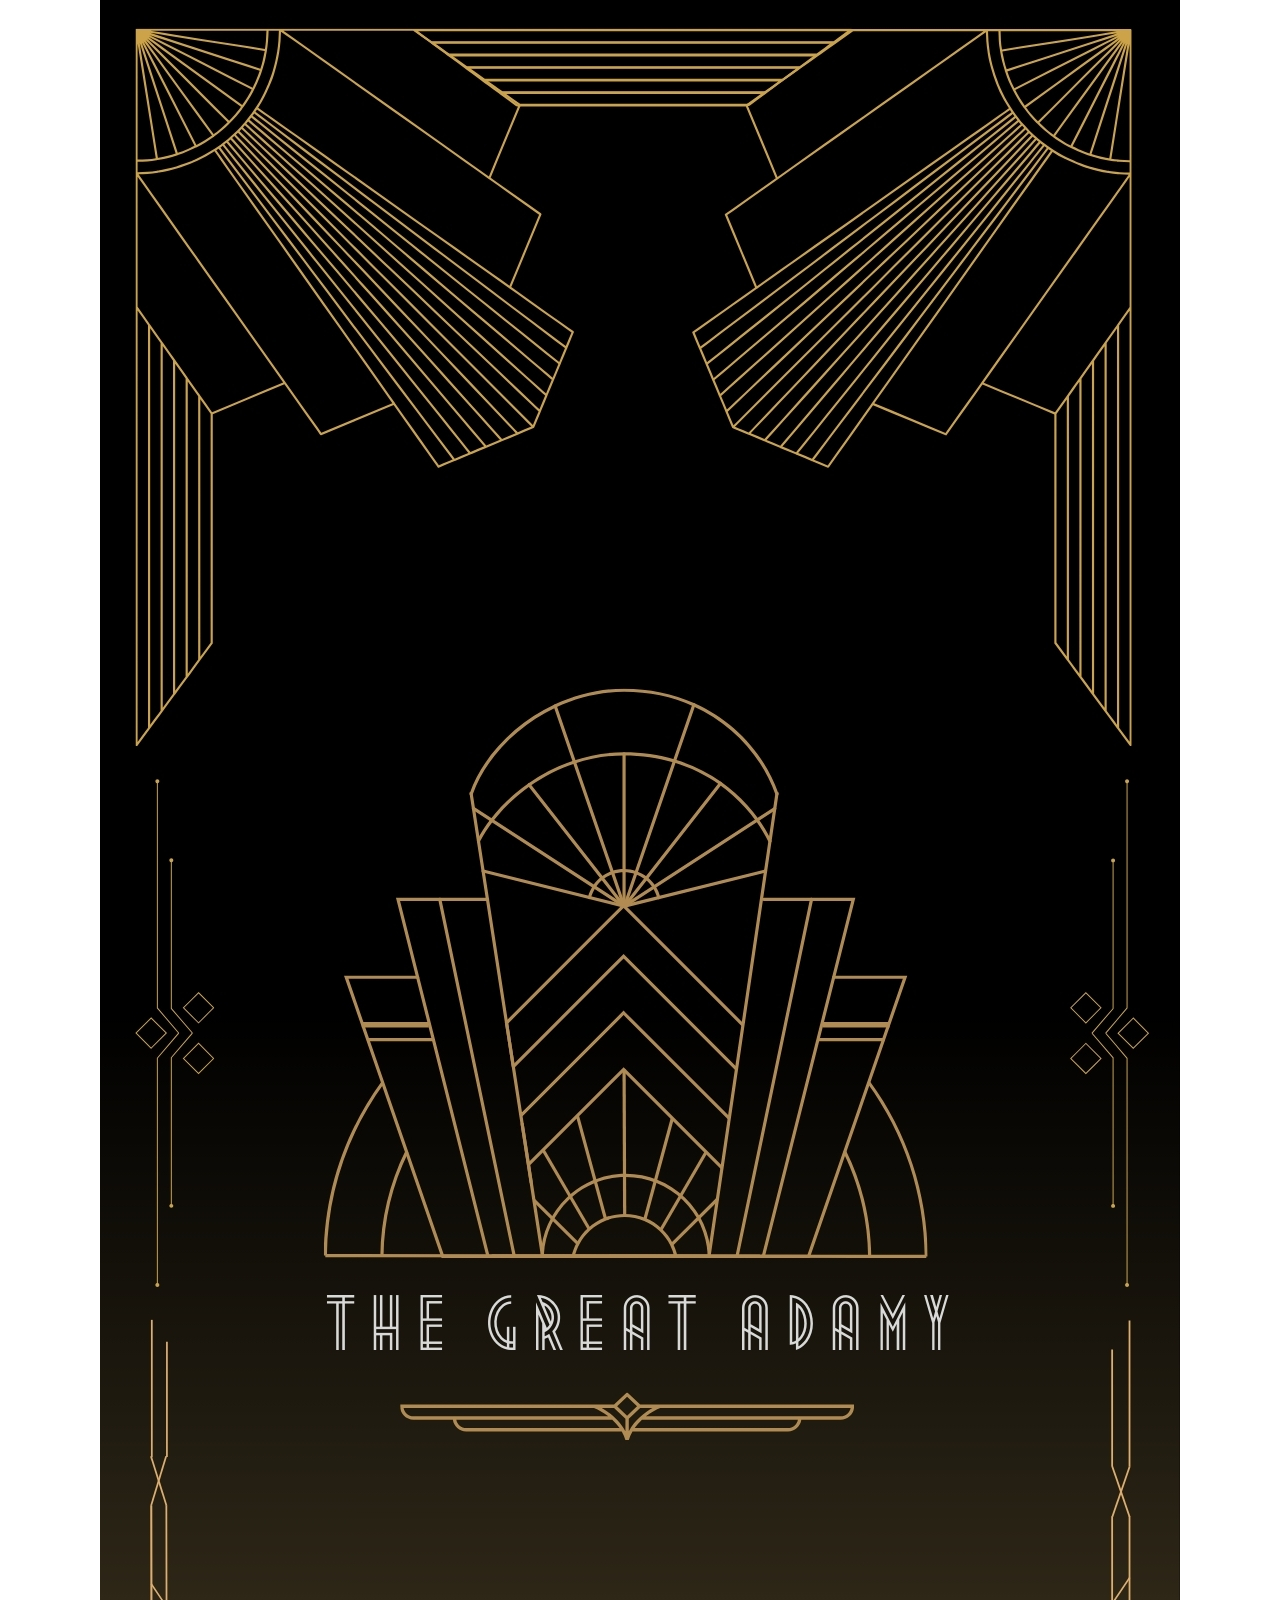
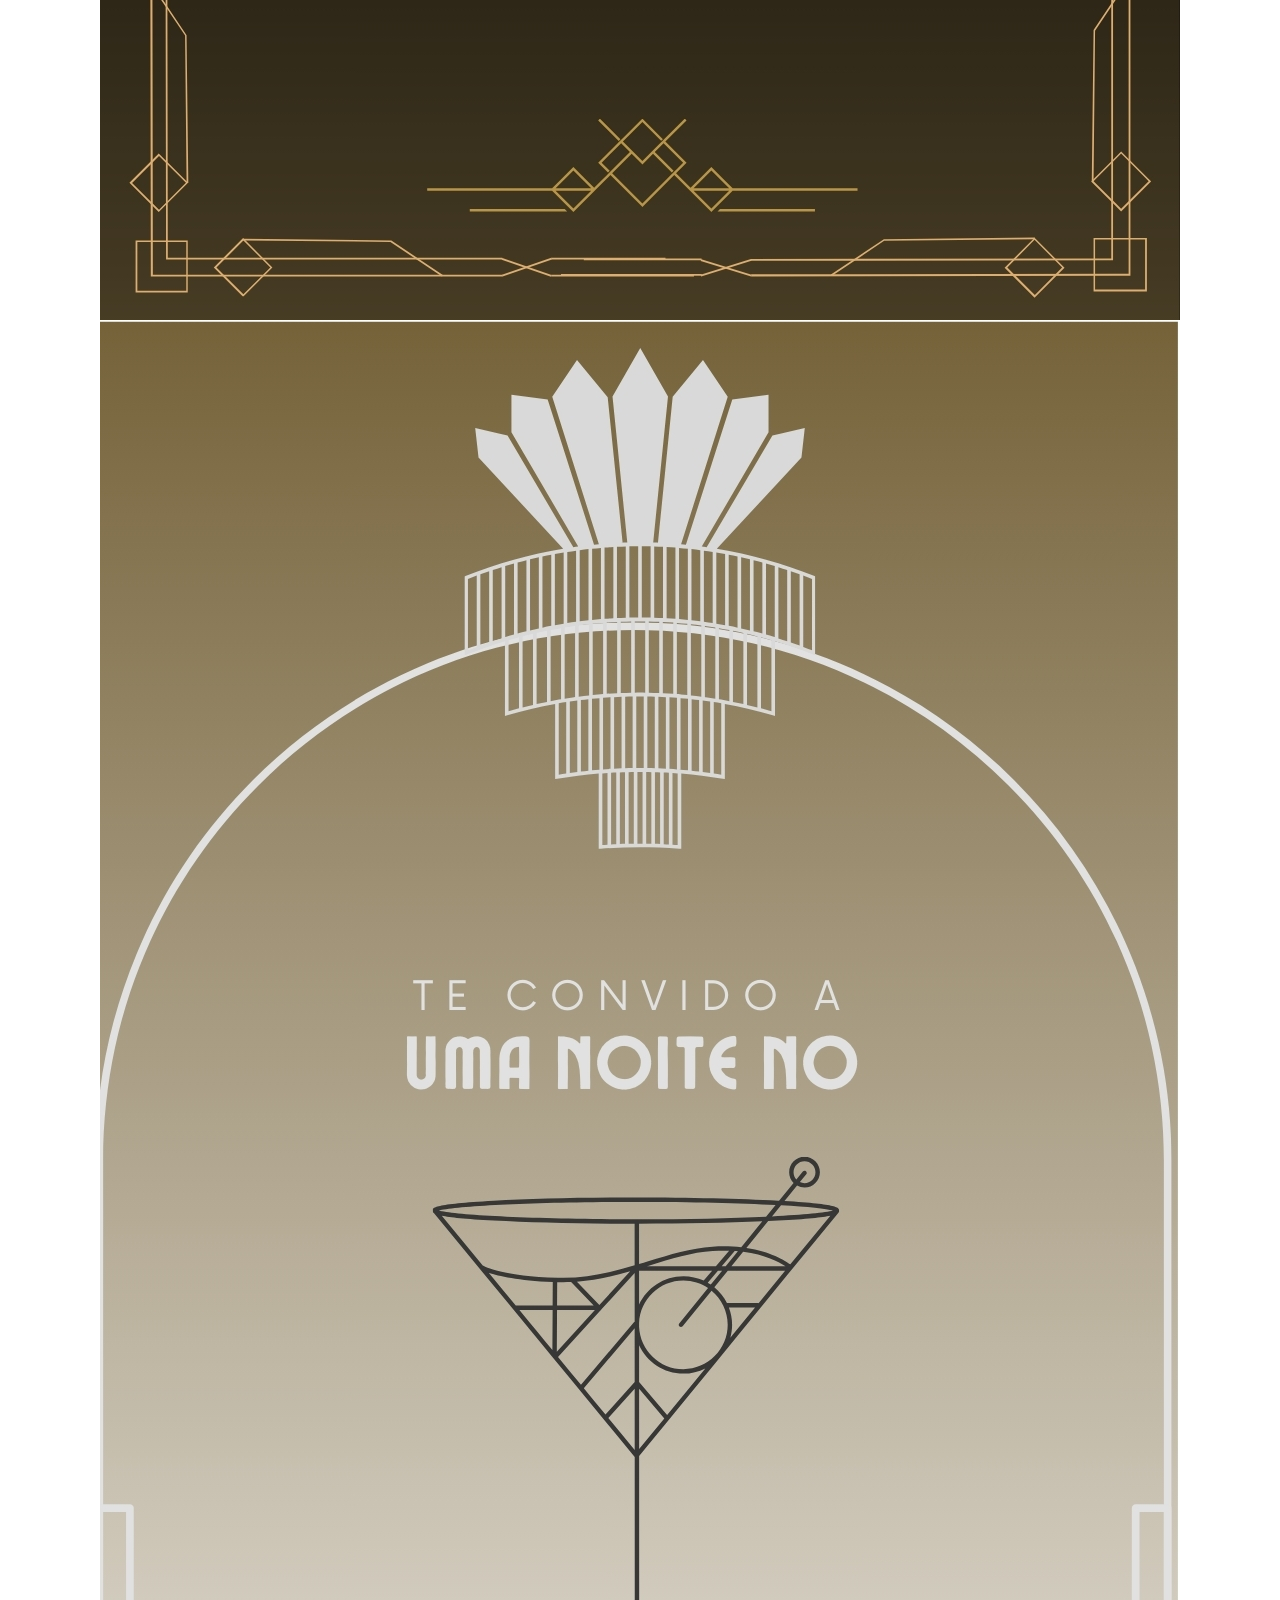
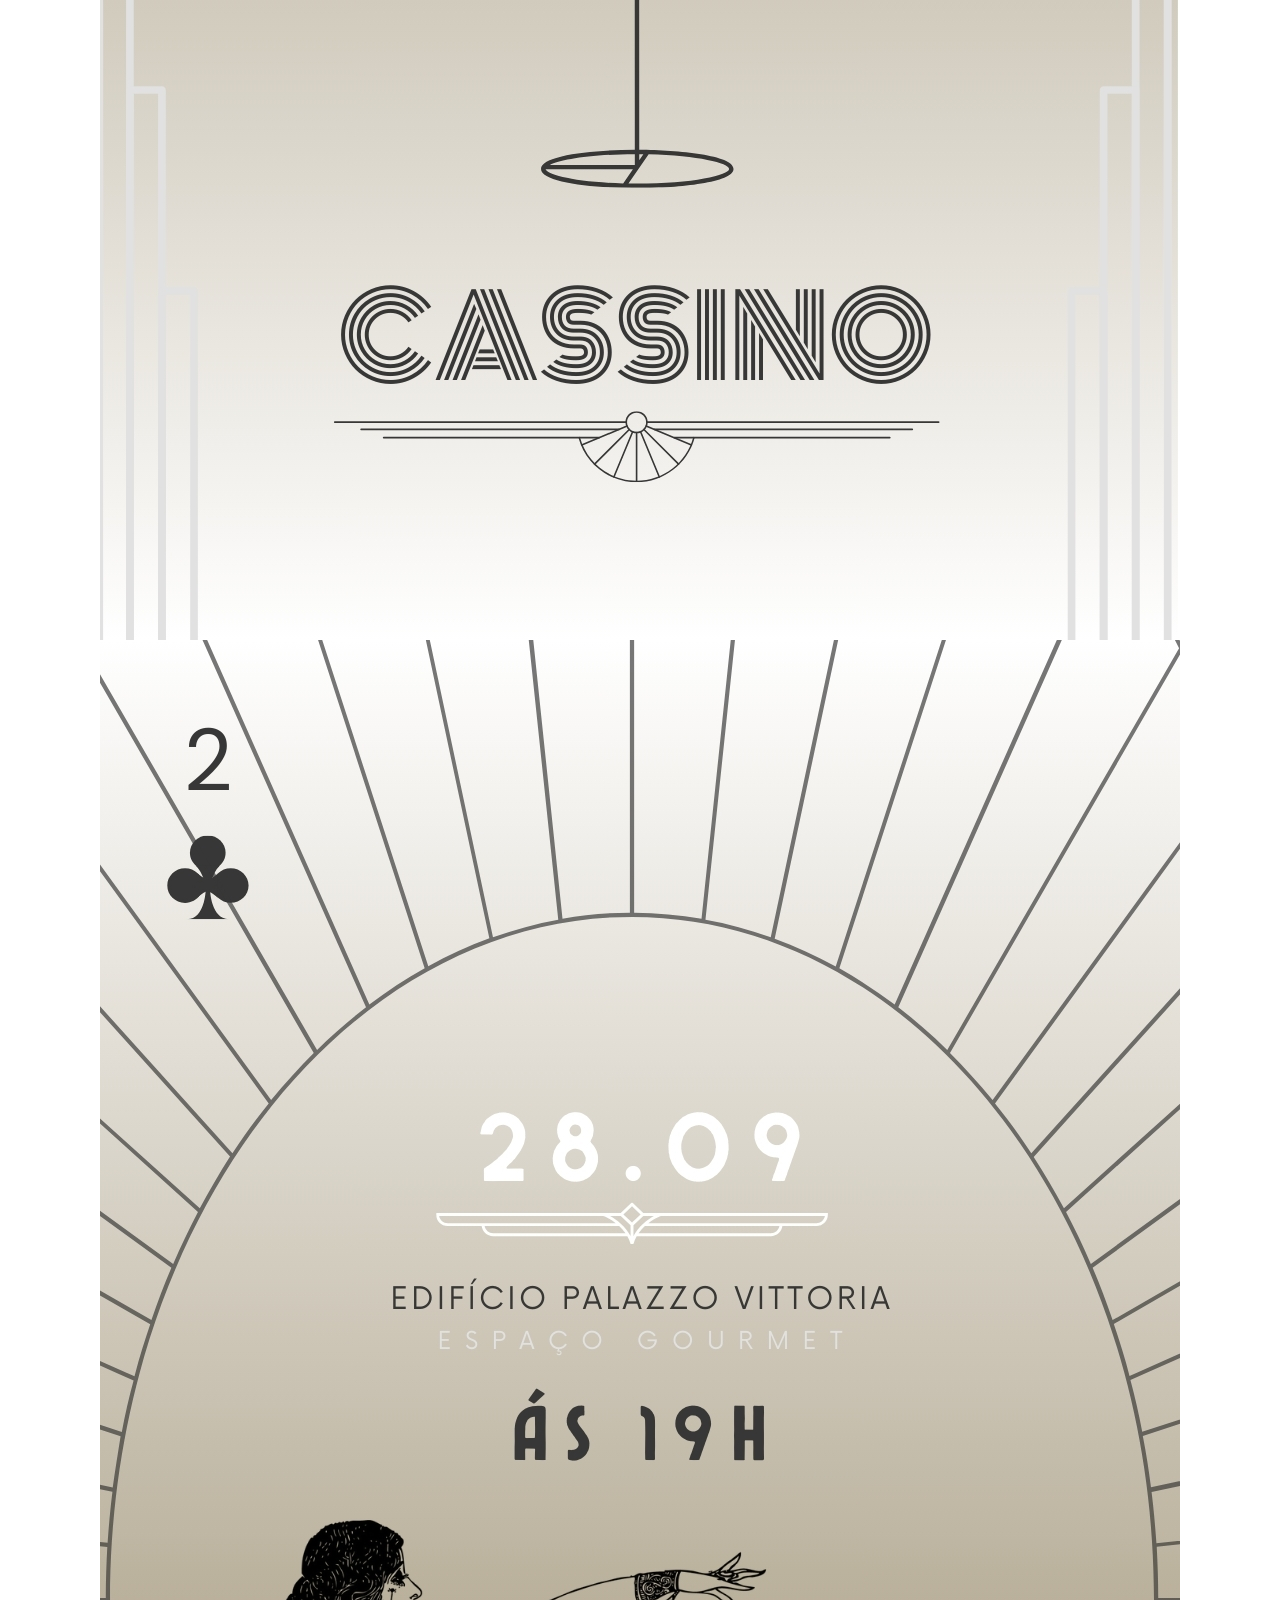
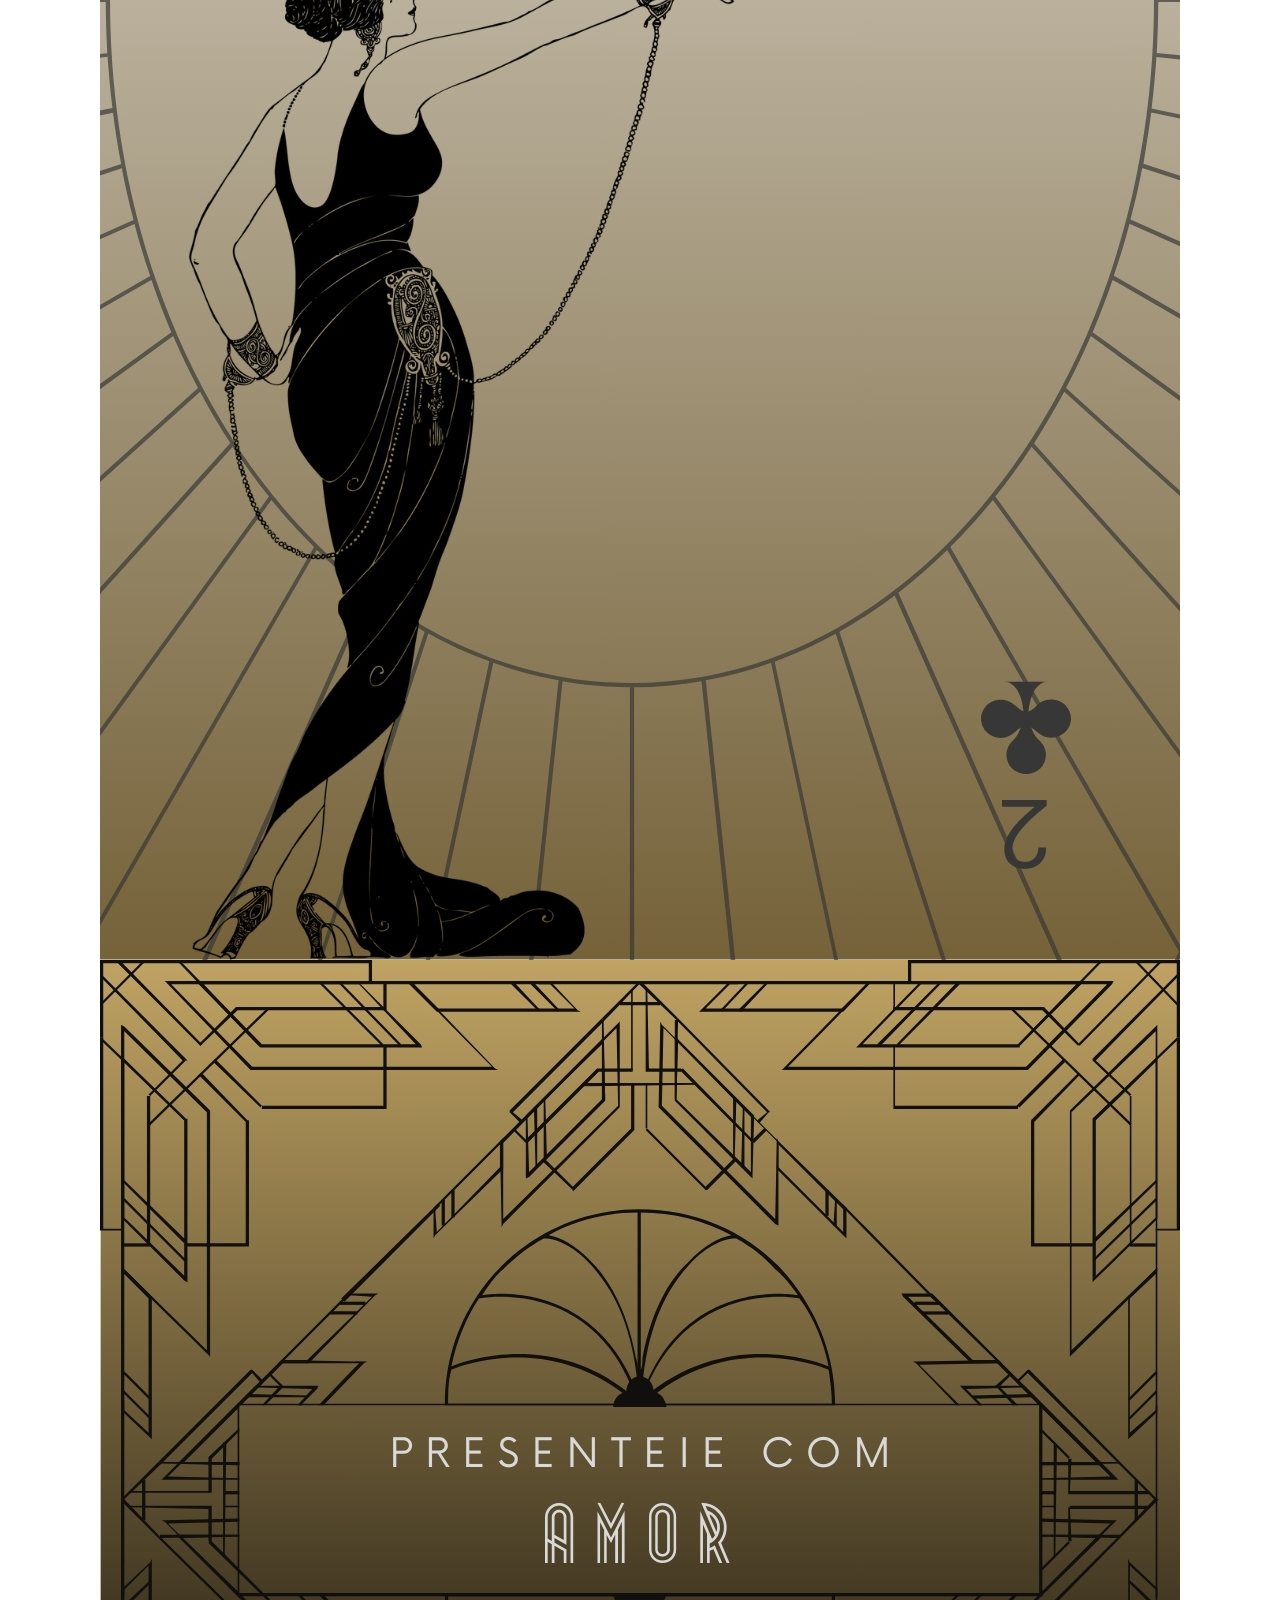
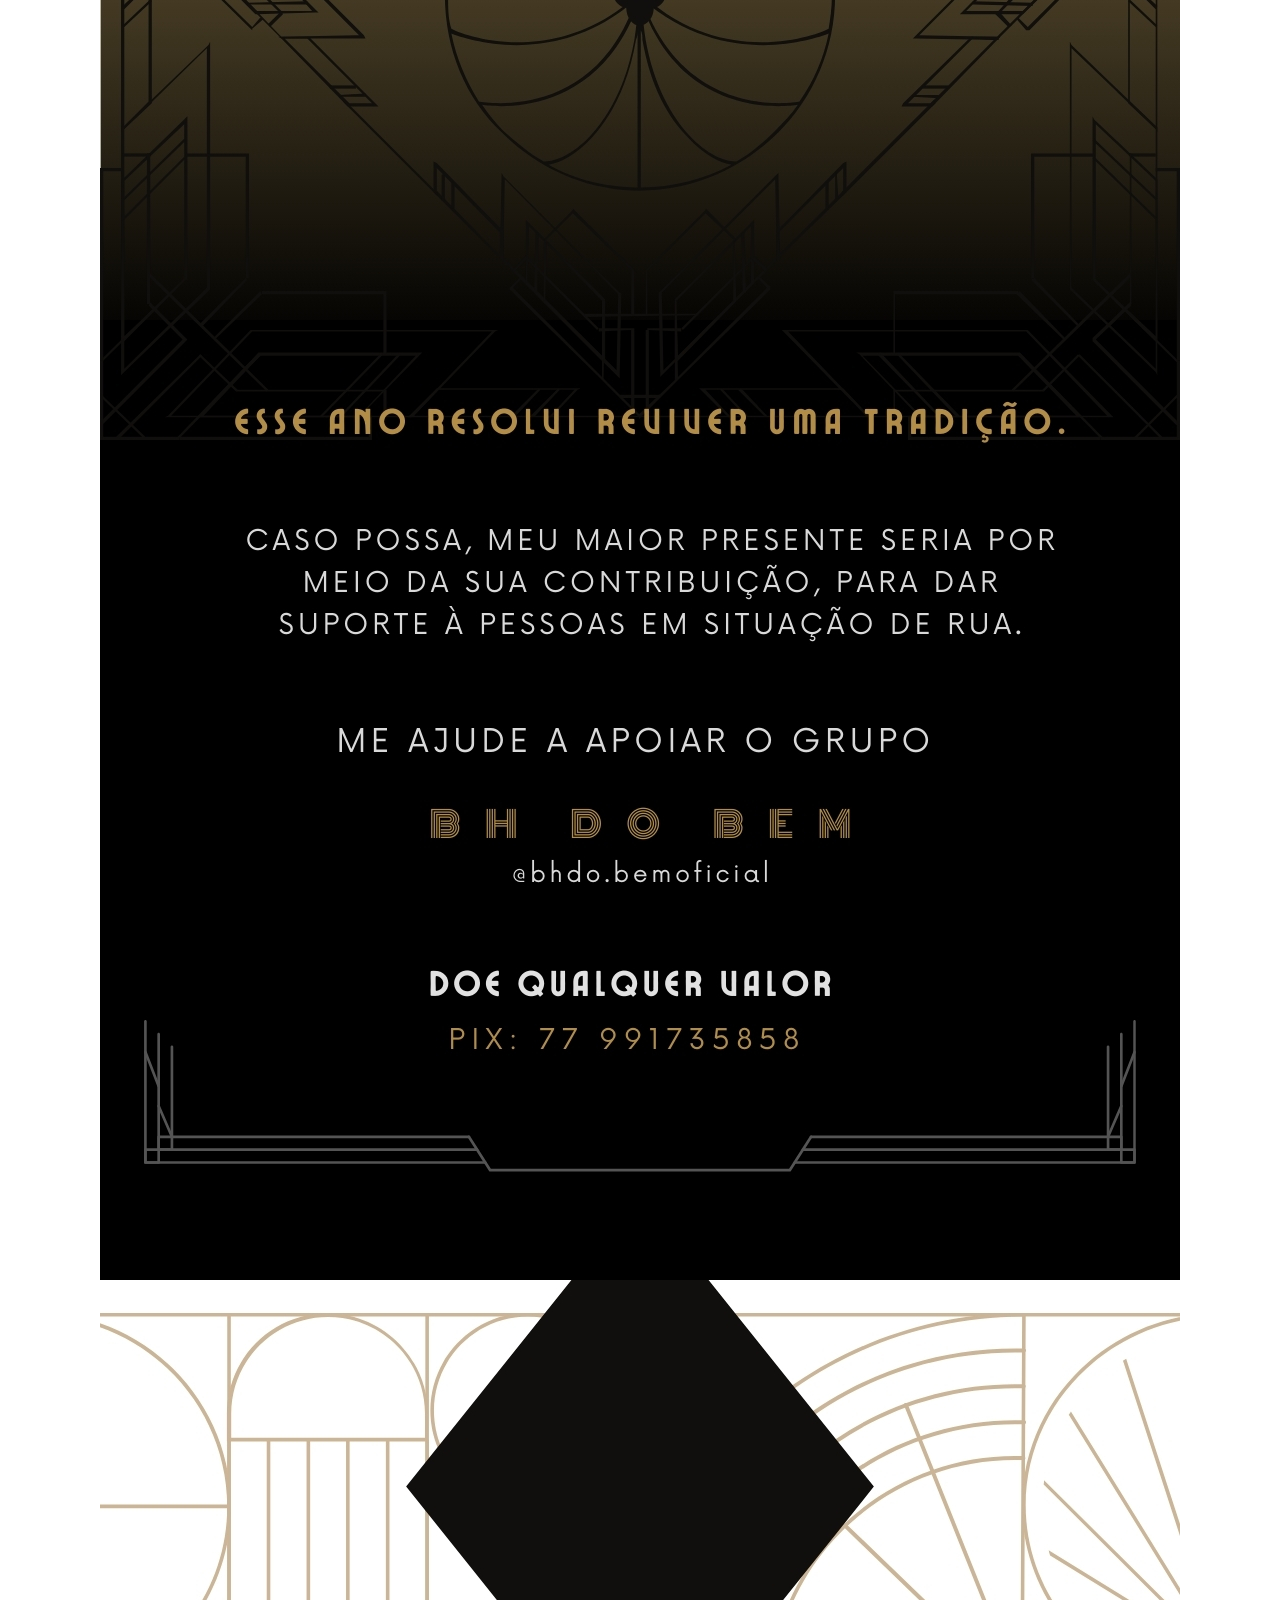
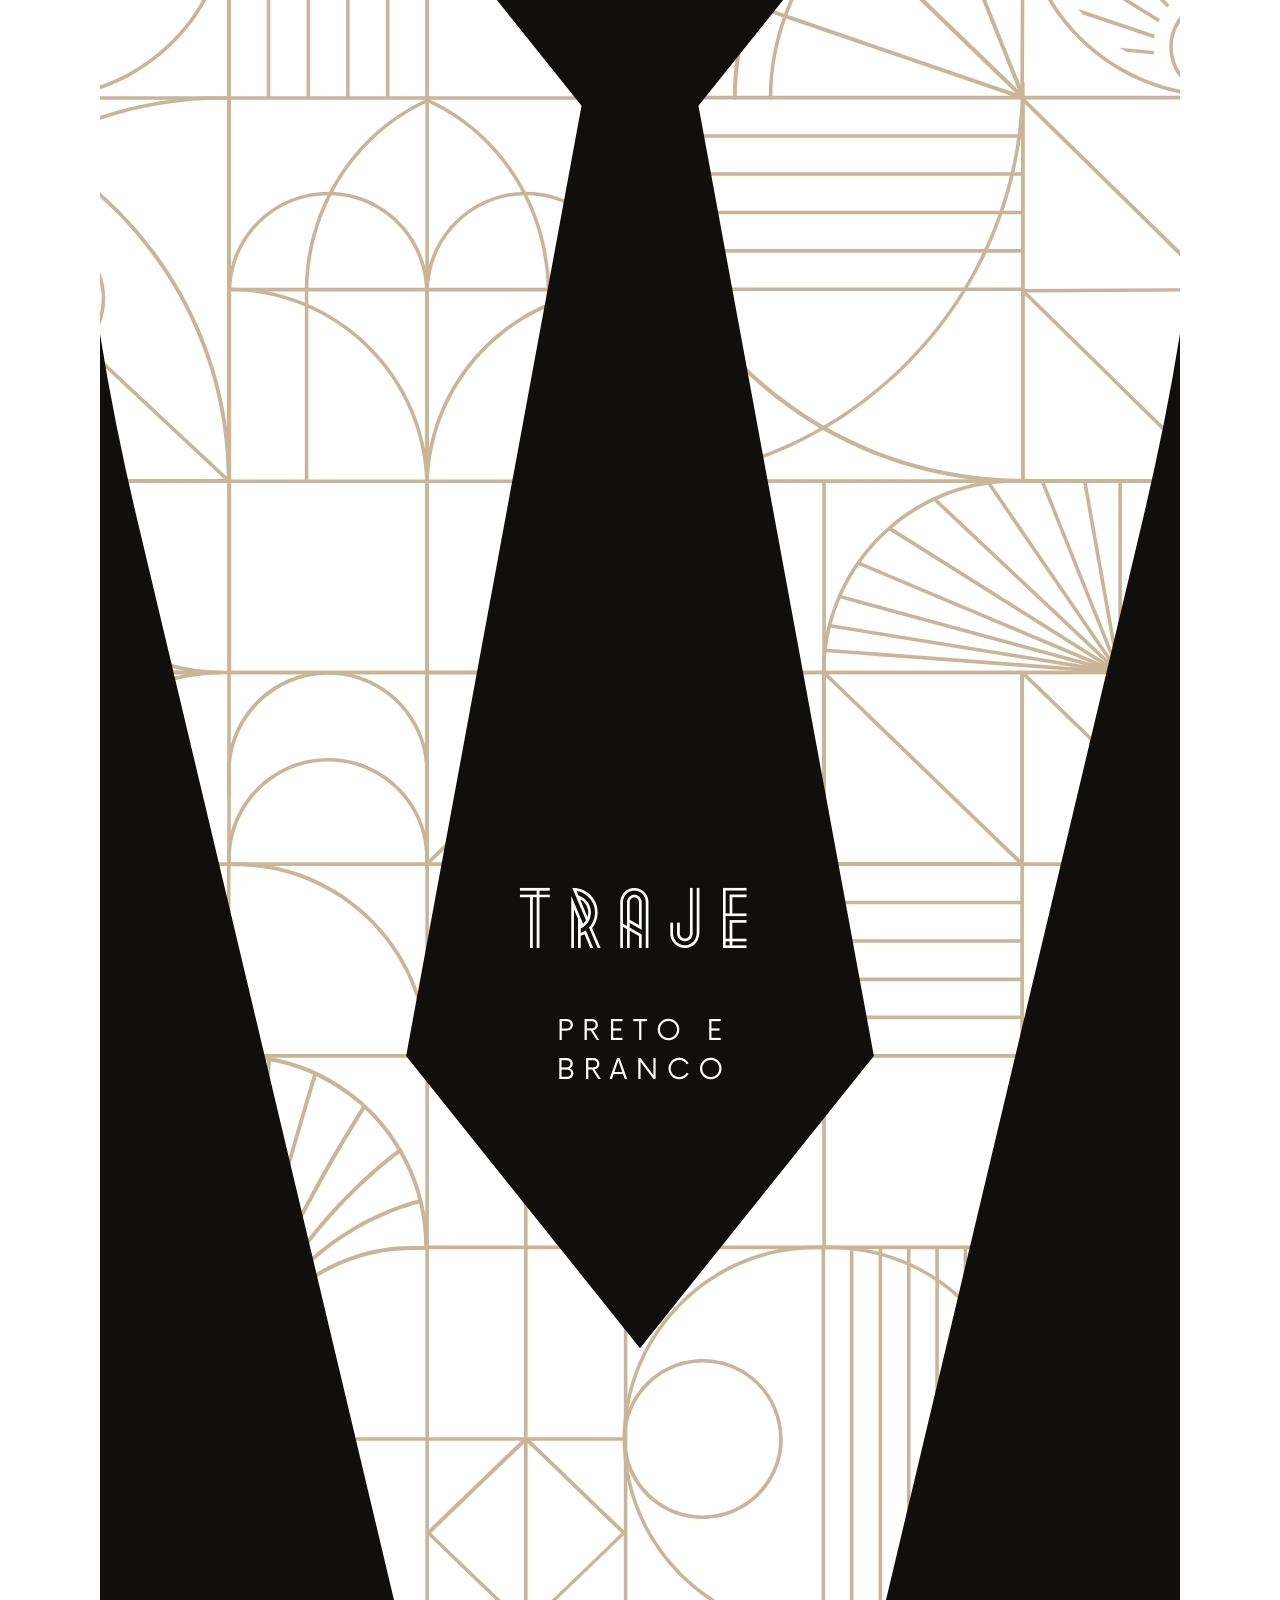
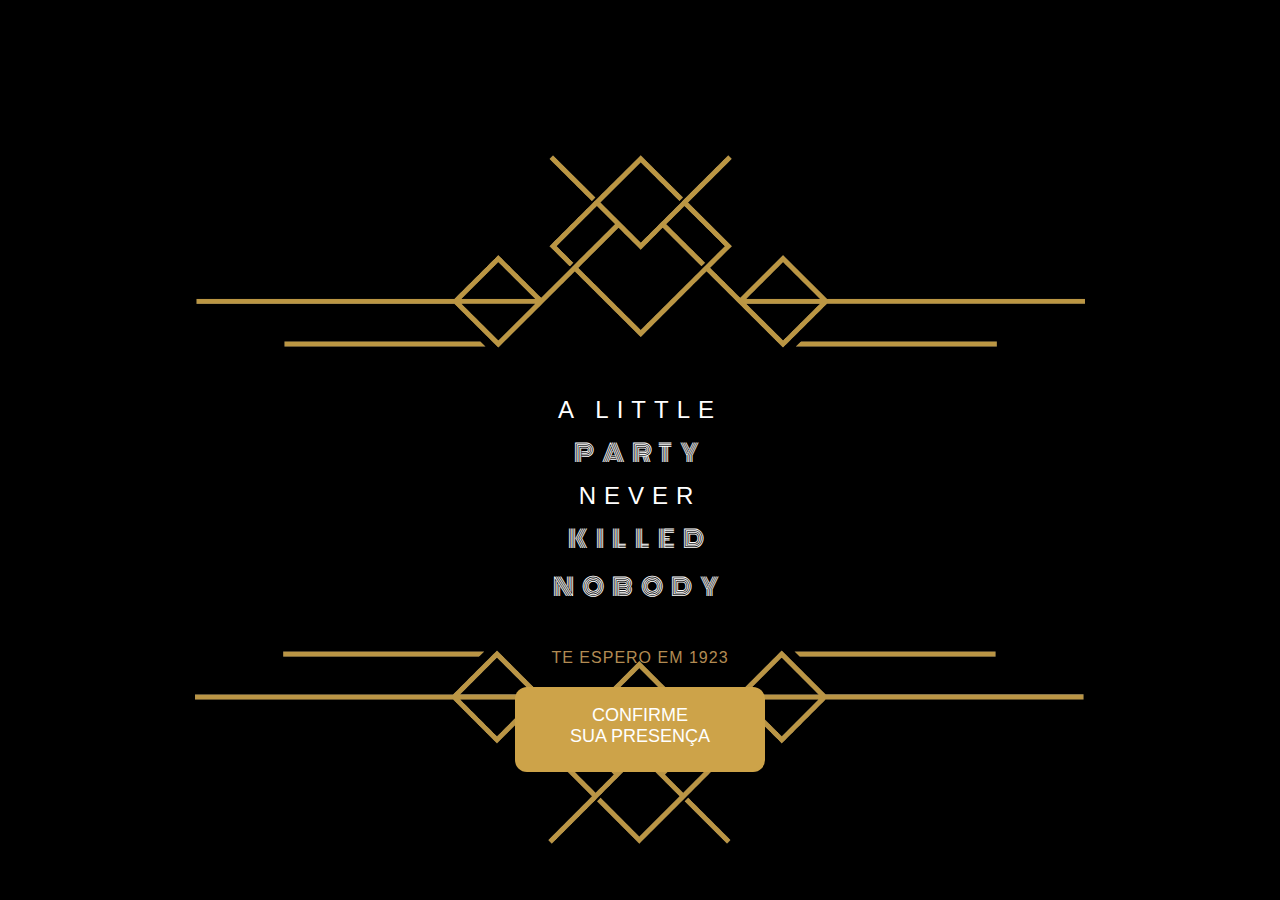
<file: index.html>
<!DOCTYPE html>
<html lang="pt-BR">
<head>
    <meta charset="UTF-8">
    <meta name="viewport" content="width=device-width, initial-scale=1.0">
    <title>Convite Gatsby</title>
    <link href="https://fonts.googleapis.com/css2?family=Monoton&family=Now&family=Lucidity+Condensed&display=swap" rel="stylesheet">
    <link href="https://fonts.googleapis.com/css2?family=Monoton&display=swap" rel="stylesheet">
    <link href="https://fonts.googleapis.com/css2?family=Great+Vibes&family=Playfair+Display:wght@700&family=Yeseva+One&display=swap" rel="stylesheet">
    <link rel="stylesheet" href="styles.css">
</head>
<body>
    <section class="section-one">
        <div class="content">
            <img src="1.jpg" alt="Imagem superior" class="logo-image">
        </div>
    </section>
    
    <section class="section-two">
        <div class="content">
            <img src="2.jpg" alt="Imagem superior" class="logo-image">
        </div>
    </section>

    <section class="section-two">
        <div class="content">
            <img src="3.jpg" alt="Imagem superior" class="logo-image">
        </div>
    </section>

    <section class="section-two">
        <div class="content">
            <img src="4.jpg" alt="Imagem superior" class="logo-image">
        </div>
    </section>

    <section class="section-two">
        <div class="content">
            <img src="8.jpg" alt="Imagem superior" class="logo-image">
        </div>
    </section>

    <section class="section-message">
        <div class="first-section">
            <div class="images-container">
                <img src="inferior.PNG" alt="Imagem 1">
            </div>
        
            <div class="message-text">
                <p class="word-1">A LITTLE</p>
                <p class="word-2">PARTY</p>
                <p class="word-3">NEVER</p>
                <p class="word-2">KILLED</p>
                <p class="word-2">NOBODY</p>
            </div>
        
            <div class="images-container">
                <img src="superior.png" alt="Imagem 2">
            </div>
        </div>
    
        <div class="subtitle">TE ESPERO EM 1923</div>
    
        <a href="https://api.whatsapp.com/send?phone=+557791735858&text=Oii,%20confirmo%20minha%20presença!" class="whatsapp-btn">
            <span class="confirm">CONFIRME</span>
            SUA PRESENÇA
          </a>
              </section>
</section>
</body>
</html>
</file>
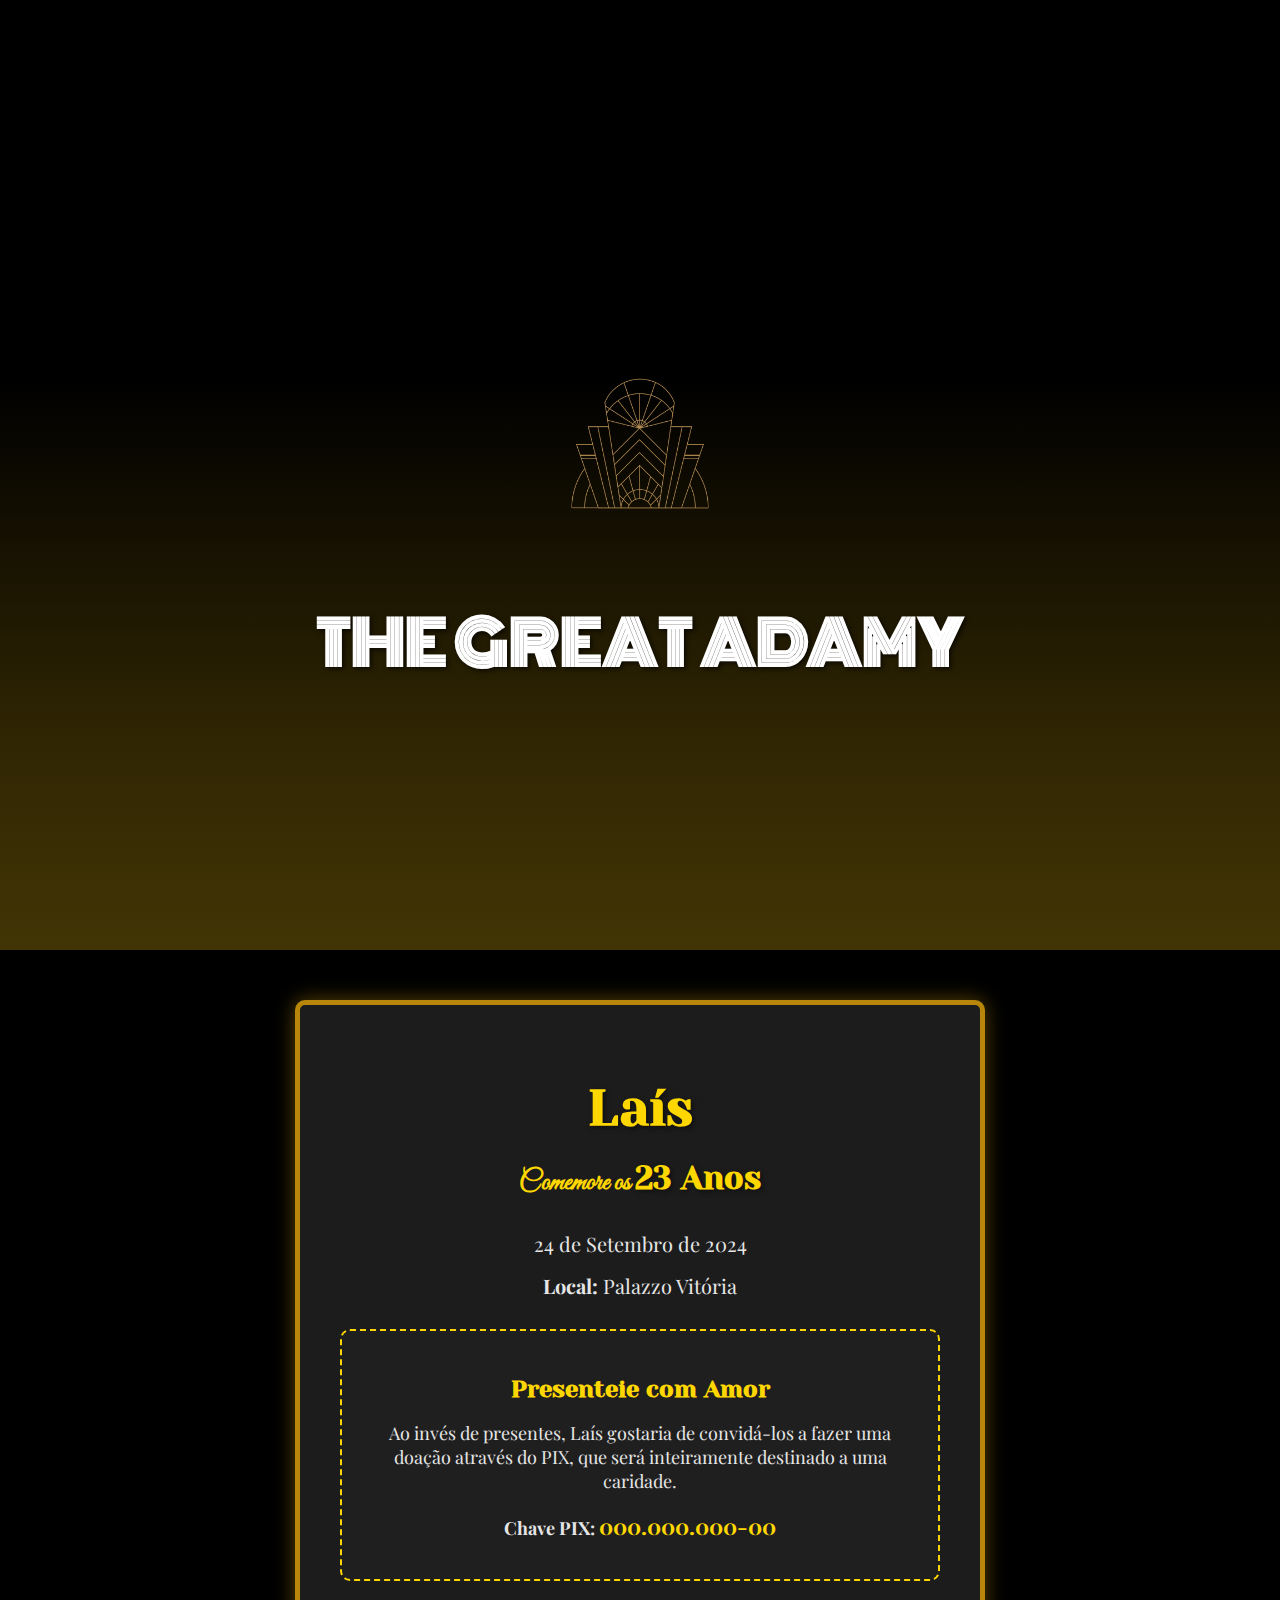
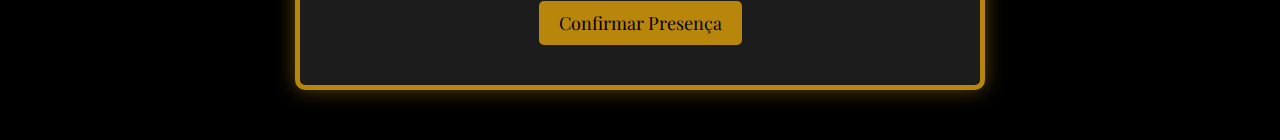
<file: code/index.html>
<!DOCTYPE html>
<html lang="pt-BR">
<head>
    <meta charset="UTF-8">
    <meta name="viewport" content="width=device-width, initial-scale=1.0">
    <title>Convite Gatsby</title>
    <link href="https://fonts.googleapis.com/css2?family=Monoton&display=swap" rel="stylesheet">
    <link href="https://fonts.googleapis.com/css2?family=Great+Vibes&family=Playfair+Display:wght@700&family=Yeseva+One&display=swap" rel="stylesheet">
    <link rel="stylesheet" href="styles.css">
</head>
<body>

    <section class="section-one">
        <img src="../img/3.png" alt="Imagem de fundo" class="logo-image">
        <h1>THE GREAT ADAMY</h1>
    </section>
    
    
    <section class="section-two">
        <div class="container">
            <div class="header">
                <h1>Laís</h1>
                <h2>Comemore os <span class="highlight">23 Anos</span></h2>
            </div>
            <div class="content">
                <p>24 de Setembro de 2024</p>
                <p><strong>Local:</strong> Palazzo Vitória</p>
            </div>
            <div class="pix-donation">
                <h3>Presenteie com Amor</h3>
                <p>Ao invés de presentes, Laís gostaria de convidá-los a fazer uma doação através do PIX, que será inteiramente destinado a uma caridade.</p>
                <p><strong>Chave PIX:</strong> <span class="pix-key">000.000.000-00</span></p>
            </div>
            <div class="footer">
                <a href="https://wa.me/55779?text=Olá%20Laís,%20confirmo%20minha%20presença%20no%20seu%20aniversário!" id="rsvp-button">Confirmar Presença</a>
            </div>
        </div>
    </section>
</body>
</html>
</file>
<file: styles.css>
* {
    margin: 0;
    padding: 0;
    box-sizing: border-box;
}

html, body {
    height: 100%;
    width: 100%;
}

section {
    min-height: 100vh; 
    width: 100vw;      
    display: flex;
    justify-content: center;
    align-items: center;
    overflow: hidden;  
}

.section-message {
    background-color: #000;
    color: #fff;
    display: flex;
    flex-direction: column;
    align-items: center;
    justify-content: center;
    height: 800px;
    text-align: center;
}

.first-section {
    height: 500px;
}

.images-container img {
    width: 70%; 
    height: auto;
    margin: 20px 0;
}

.message-text {
    margin: 20px 0;
}

.message-text p {
    font-size: 24px;
    margin: 10px 0;
}

.word-1 {
    font-family: 'Now', sans-serif;
    font-stretch: normal;
    letter-spacing: 8px; 
}

.word-2 {
    font-family: 'Monoton', cursive;
    letter-spacing: 8px;
}

.word-3,
.word-4,
.word-5 {
    font-family: 'Lucidity Condensed', sans-serif;
    letter-spacing: 8px;
}

.subtitle {
    margin: 20px 0;
    font-size: 16px;
    font-family: 'Now', sans-serif;
    color: #b28b53;
    letter-spacing: 1px;
}

.whatsapp-btn {
    padding: 10px 20px;
    background-color: #cda349;
    border: none;
    border-radius: 12px;
    color: #fff;
    height: 85px;
    width: 250px;
    font-size: 18px;
    cursor: pointer;
    text-decoration: none;
    font-family: 'Now', sans-serif;
}

.confirm {
    margin-top: 8px;
    display: block;
}

.logo-image {
    width: 100%;
    height: 100%;
    object-fit: cover; 
    display: block;    
}

@media only screen and (max-width: 767px) {
    .logo-image {
        height: 100vh;
        width: auto; 
    }
}
</file>
<file: code/styles.css>
body {
    margin: 0;
    padding: 0;
    font-family: 'Playfair Display', serif;
    text-align: center;
    color: #B8860B;
}

.section-one {
    height: 100vh;
    background: linear-gradient( rgba(0,0,0,1) 40%, rgba(47,37,3,1) 77%, rgba(66,53,5,1) 100%);   
    display: flex;
    justify-content: center;
    align-items: center;
    color: #FFFFFF;
    flex-direction: column; /* Alinha os itens verticalmente */
    padding-top: 50px; /* Ajuste conforme necessário */
}

.logo-image {
    max-width: 150px; /* Define o tamanho máximo da imagem */
    height: auto;
    margin-bottom: 20px; /* Espaço entre a imagem e o título */
}

.section-one h1 {
    font-family: 'Monoton', cursive;
    font-size: 60px;
    text-shadow: 2px 2px 5px rgba(0, 0, 0, 0.7);
    margin: 0;
}

.section-two {
    background-color: #000000;
    padding: 50px 0;
}

.container {
    max-width: 600px;
    padding: 40px;
    background-color: #1C1C1C;
    border: 5px solid #B8860B;
    border-radius: 10px;
    box-shadow: 0 0 20px rgba(184, 134, 11, 0.5);
    margin: 0 auto;
}

.header h1 {
    font-family: 'Yeseva One', serif;
    font-size: 50px;
    margin-bottom: 10px;
    color: #FFD700;
    text-shadow: 2px 2px 5px rgba(0, 0, 0, 0.5);
}

.header h2 {
    font-family: 'Great Vibes', cursive;
    font-size: 28px;
    margin-bottom: 30px;
    color: #FFD700;
}

.highlight {
    font-family: 'Yeseva One', serif;
    font-size: 32px;
    color: #FFD700;
    text-shadow: 2px 2px 5px rgba(0, 0, 0, 0.5);
}

.content p {
    font-size: 20px;
    margin: 15px 0;
    color: #E5E5E5;
}

.pix-donation {
    margin-top: 30px;
    padding: 20px;
    background-color: #1F1F1F;
    border-radius: 10px;
    border: 2px dashed #FFD700;
}

.pix-donation h3 {
    font-family: 'Yeseva One', serif;
    font-size: 24px;
    color: #FFD700;
    margin-bottom: 10px;
}

.pix-donation p {
    font-size: 18px;
    color: #E5E5E5;
}

.pix-donation .pix-key {
    font-family: 'Playfair Display', serif;
    font-size: 22px;
    color: #FFD700;
    font-weight: bold;
}

.footer a {
    display: inline-block;
    padding: 10px 20px;
    background-color: #B8860B;
    color: #000000;
    text-decoration: none;
    border-radius: 5px;
    font-size: 18px;
    cursor: pointer;
    margin-top: 20px;
}

.footer a:hover {
    background-color: #A67C00;
}
</file>
